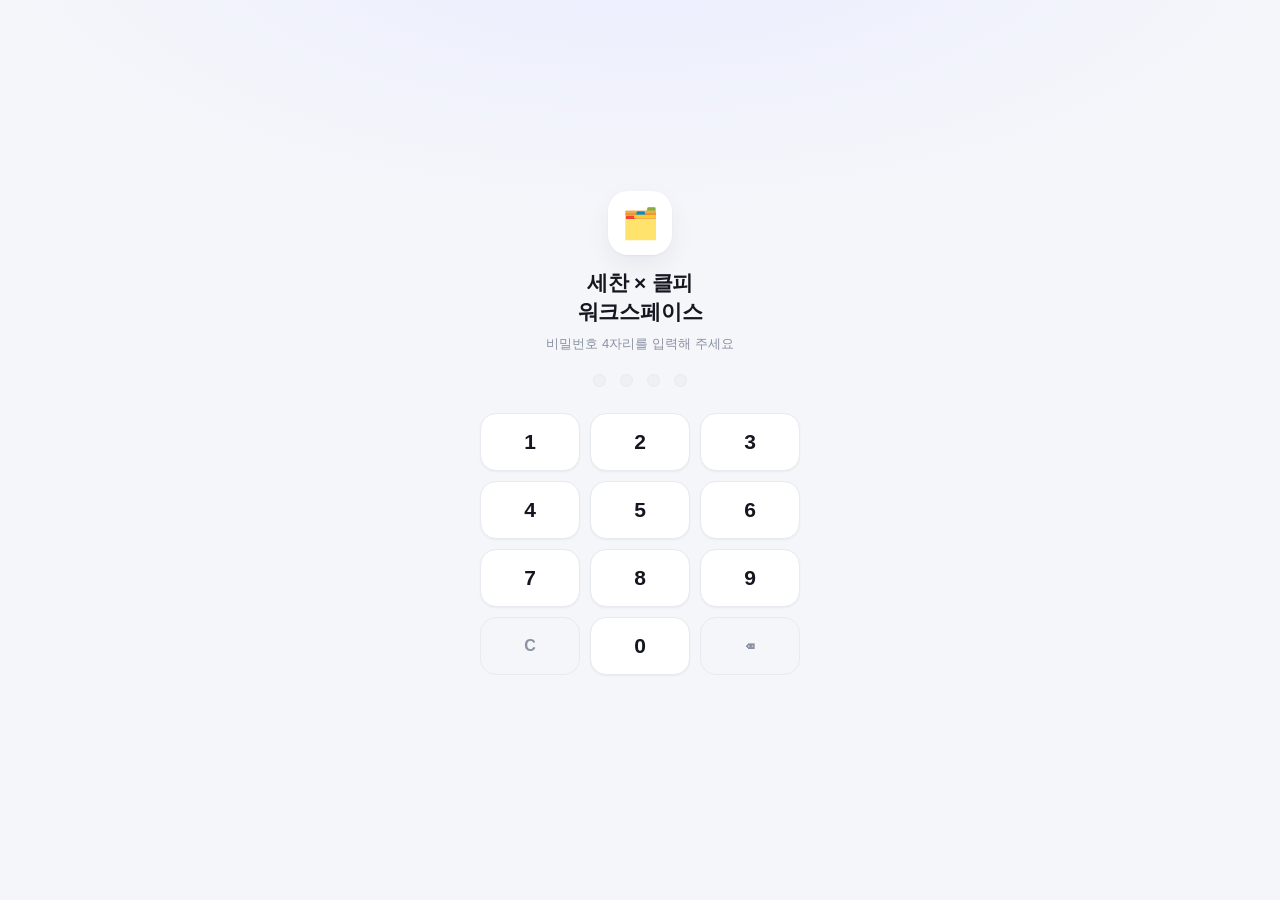
<file: index.html>
<!doctype html>
<html lang="ko">
<head>
<meta charset="utf-8">
<meta name="viewport" content="width=device-width, initial-scale=1, viewport-fit=cover">
<title>세찬 × 클피 워크스페이스</title>
<meta name="description" content="세찬님 전용 프로젝트 관리 보드 — 주식·쇼츠·부업·청약">
<meta name="theme-color" content="#f5f6fa">
<meta name="apple-mobile-web-app-capable" content="yes">
<meta name="apple-mobile-web-app-status-bar-style" content="default">
<meta name="apple-mobile-web-app-title" content="세찬 보드">
<link rel="icon" href="data:image/svg+xml,%3Csvg xmlns='http://www.w3.org/2000/svg' viewBox='0 0 100 100'%3E%3Ctext y='.9em' font-size='90'%3E%F0%9F%97%82%EF%B8%8F%3C/text%3E%3C/svg%3E">
<link rel="stylesheet" href="style.css?v=23">
</head>
<body>

<!-- 잠금 화면 -->
<div id="lock-screen" class="lock" hidden>
  <div class="lock-inner">
    <div class="lock-mark">🗂️</div>
    <h1 class="lock-title">세찬 × 클피<br>워크스페이스</h1>
    <p class="lock-sub">비밀번호 4자리를 입력해 주세요</p>
    <div class="dots" id="pin-dots" aria-label="PIN 입력">
      <span></span><span></span><span></span><span></span>
    </div>
    <div class="keypad" id="keypad">
      <button type="button" data-key="1">1</button>
      <button type="button" data-key="2">2</button>
      <button type="button" data-key="3">3</button>
      <button type="button" data-key="4">4</button>
      <button type="button" data-key="5">5</button>
      <button type="button" data-key="6">6</button>
      <button type="button" data-key="7">7</button>
      <button type="button" data-key="8">8</button>
      <button type="button" data-key="9">9</button>
      <button type="button" class="key-ghost" data-key="clear" aria-label="전체 지우기">C</button>
      <button type="button" data-key="0">0</button>
      <button type="button" class="key-ghost" data-key="back" aria-label="한 자리 지우기">⌫</button>
    </div>
    <p class="lock-error" id="lock-error" role="status" aria-live="polite"></p>
  </div>
</div>

<!-- 앱 -->
<div id="app" hidden>
  <header class="topbar">
    <div class="topbar-inner">
      <div class="brand">
        <span class="brand-mark">🗂️</span>
        <div class="brand-text">
          <strong>세찬 × 클피<span class="hide-sm"> 워크스페이스</span></strong>
          <span id="today-label"></span>
        </div>
      </div>
      <div class="topbar-actions">
        <span class="sync-badge" id="sync-badge" data-state="idle" aria-live="polite" hidden></span>
        <button type="button" class="btn btn-icon" id="btn-lock" title="잠그기" aria-label="잠그기">🔒</button>
        <button type="button" class="btn btn-icon" id="btn-pin" title="PIN 변경" aria-label="PIN 변경">⚙️</button>
        <button type="button" class="btn btn-primary btn-sm" id="btn-new-cat">+<span class="hide-sm"> 새 카테고리</span></button>
      </div>
    </div>
  </header>

  <main class="wrap" id="home-view">
    <section class="panel deadlines-panel" id="deadlines"></section>

    <div class="filters" id="filters" role="tablist" aria-label="프로젝트 필터"></div>

    <div class="cards" id="cards"></div>

    <p class="foot-note">
      체크·메모는 서버(Supabase)에 저장되어 폰·PC가 함께 동기화됩니다 · 오프라인일 때는 이 브라우저에 임시 저장 · PIN은 화면 잠금용입니다
    </p>
  </main>

  <main class="wrap" id="detail-view" hidden></main>

  <form class="composer" id="composer" hidden>
    <div class="composer-inner">
      <select id="composer-type" aria-label="추가할 항목 종류">
        <option value="memo">💬 메모</option>
        <option value="todo">📝 할 일</option>
        <option value="progress">🚩 진행상황</option>
        <option value="check">✅ 체크리스트</option>
      </select>
      <input type="text" id="composer-input" placeholder="내용을 입력하고 추가를 눌러 주세요" autocomplete="off" enterkeyhint="done">
      <button type="submit" class="btn btn-primary">추가</button>
    </div>
  </form>
</div>

<!-- PIN 변경 모달 -->
<div class="modal" id="pin-modal" hidden>
  <div class="modal-card" role="dialog" aria-modal="true" aria-labelledby="pin-modal-title">
    <div class="modal-head">
      <h2 id="pin-modal-title">⚙️ PIN 변경</h2>
      <button type="button" class="btn btn-icon" data-close="pin-modal" aria-label="닫기">✕</button>
    </div>
    <div class="modal-body">
      <label class="field">
        <span>현재 PIN</span>
        <input type="password" id="pin-current" inputmode="numeric" maxlength="4" pattern="[0-9]*" placeholder="••••">
      </label>
      <label class="field">
        <span>새 PIN (4자리)</span>
        <input type="password" id="pin-new" inputmode="numeric" maxlength="4" pattern="[0-9]*" placeholder="••••">
      </label>
      <label class="field">
        <span>새 PIN 확인</span>
        <input type="password" id="pin-confirm" inputmode="numeric" maxlength="4" pattern="[0-9]*" placeholder="••••">
      </label>
      <p class="field-error" id="pin-error" role="status" aria-live="polite"></p>
    </div>
    <div class="modal-foot">
      <button type="button" class="btn" data-close="pin-modal">취소</button>
      <button type="button" class="btn btn-primary" id="pin-save">저장</button>
    </div>
  </div>
</div>

<!-- 새 카테고리 모달 -->
<div class="modal" id="cat-modal" hidden>
  <div class="modal-card" role="dialog" aria-modal="true" aria-labelledby="cat-modal-title">
    <div class="modal-head">
      <h2 id="cat-modal-title">+ 새 카테고리</h2>
      <button type="button" class="btn btn-icon" data-close="cat-modal" aria-label="닫기">✕</button>
    </div>
    <div class="modal-body">
      <div class="field-row">
        <label class="field field-emoji">
          <span>이모지</span>
          <input type="text" id="cat-emoji" maxlength="4" value="📁">
        </label>
        <label class="field">
          <span>이름</span>
          <input type="text" id="cat-name" maxlength="40" placeholder="예: 🚗 자동차 관리">
        </label>
      </div>
      <label class="field">
        <span>한 줄 설명</span>
        <input type="text" id="cat-desc" maxlength="80" placeholder="이 카테고리에서 관리할 것">
      </label>
      <div class="field-row">
        <label class="field">
          <span>상태</span>
          <select id="cat-status">
            <option value="active">진행중</option>
            <option value="waiting">대기·보관</option>
            <option value="done">완료</option>
          </select>
        </label>
        <label class="field field-check">
          <span>긴급 표시</span>
          <input type="checkbox" id="cat-urgent">
        </label>
      </div>
      <p class="field-error" id="cat-error" role="status" aria-live="polite"></p>
    </div>
    <div class="modal-foot">
      <button type="button" class="btn" data-close="cat-modal">취소</button>
      <button type="button" class="btn btn-primary" id="cat-save">만들기</button>
    </div>
  </div>
</div>

<div class="toast" id="toast" role="status" aria-live="polite" hidden></div>

<script src="config.js?v=23"></script>
<script src="data.js?v=23"></script>
<script src="app.js?v=23"></script>
</body>
</html>
</file>
<file: style.css>
/* 세찬 × 클피 워크스페이스 — 모바일 퍼스트 */
:root {
  --bg: #f5f6fa;
  --bg-soft: #eef0f6;
  --surface: #ffffff;
  --surface-2: #fafbfd;
  --text: #14171f;
  --text-2: #59606f;
  --text-3: #8b92a3;
  --line: #e7eaf1;
  --accent: #4f46e5;
  --accent-soft: #eef0ff;
  --accent-ink: #3a31c9;
  --red: #e0454c;
  --red-soft: #fdecec;
  --green: #11955a;
  --green-soft: #e6f6ee;
  --amber: #a9701a;
  --amber-soft: #fdf2df;
  --shadow-sm: 0 1px 2px rgba(17, 24, 39, .05);
  --shadow: 0 1px 2px rgba(17, 24, 39, .04), 0 10px 26px rgba(17, 24, 39, .06);
  --radius: 18px;
  --radius-sm: 12px;
  --tap: 44px;
  /* 메모 말풍선: 세찬님(보라·오른쪽) / 클피(시안·왼쪽) */
  --memo-me-bg: rgba(167, 139, 250, .18);
  --memo-me-line: rgba(139, 92, 246, .42);
  --memo-me-ink: #6a4fd6;
  --memo-them-bg: rgba(34, 211, 238, .10);
  --memo-them-line: rgba(6, 148, 167, .36);
  --memo-them-ink: #0b7f96;
  --memo-av-bg: #22d3ee;
  --memo-av-ink: #06333c;
  --memo-sep-bg: rgba(15, 23, 42, .05);
}

@media (prefers-color-scheme: dark) {
  :root {
    --bg: #0f1116;
    --bg-soft: #171a22;
    --surface: #181b23;
    --surface-2: #1e222c;
    --text: #eef0f6;
    --text-2: #a6adbd;
    --text-3: #7b8294;
    --line: #272c38;
    --accent: #8b83ff;
    --accent-soft: #23233d;
    --accent-ink: #b3adff;
    --red: #ff6b72;
    --red-soft: #331e21;
    --green: #4bd39a;
    --green-soft: #16302a;
    --amber: #f0b95b;
    --amber-soft: #302819;
    --shadow-sm: 0 1px 2px rgba(0, 0, 0, .4);
    --shadow: 0 1px 2px rgba(0, 0, 0, .35), 0 12px 28px rgba(0, 0, 0, .3);
    --memo-me-bg: rgba(167, 139, 250, .17);
    --memo-me-line: rgba(167, 139, 250, .5);
    --memo-me-ink: #c4b5fd;
    --memo-them-bg: rgba(34, 211, 238, .09);
    --memo-them-line: rgba(34, 211, 238, .32);
    --memo-them-ink: #67e8f9;
    --memo-av-bg: #22d3ee;
    --memo-av-ink: #08343d;
    --memo-sep-bg: rgba(255, 255, 255, .06);
  }
}

* { box-sizing: border-box; }

[hidden] { display: none !important; }

html, body {
  margin: 0;
  padding: 0;
  background: var(--bg);
  color: var(--text);
  font-family: "Pretendard Variable", Pretendard, -apple-system, BlinkMacSystemFont,
    "Apple SD Gothic Neo", "Malgun Gothic", "Segoe UI", Roboto, "Helvetica Neue", sans-serif;
  font-size: 15px;
  line-height: 1.5;
  -webkit-font-smoothing: antialiased;
  -webkit-text-size-adjust: 100%;
}

body { min-height: 100vh; }

button, input, select { font: inherit; color: inherit; }
button { cursor: pointer; -webkit-tap-highlight-color: transparent; }
a { color: var(--accent-ink); text-decoration: none; }
a:hover { text-decoration: underline; }
h1, h2, h3, h4 { margin: 0; letter-spacing: -.01em; }

/* ---------- 잠금 화면 ---------- */
.lock {
  position: fixed;
  inset: 0;
  z-index: 50;
  display: grid;
  place-items: center;
  padding: 28px 20px calc(28px + env(safe-area-inset-bottom));
  background:
    radial-gradient(1100px 500px at 50% -10%, #e9ecff 0%, transparent 60%),
    var(--bg);
}
@media (prefers-color-scheme: dark) {
  .lock { background: radial-gradient(1100px 500px at 50% -10%, #23223f 0%, transparent 60%), var(--bg); }
}
.lock-inner { width: 100%; max-width: 320px; text-align: center; }
.lock-mark {
  width: 64px; height: 64px; margin: 0 auto 14px;
  display: grid; place-items: center;
  font-size: 30px; border-radius: 20px;
  background: var(--surface); box-shadow: var(--shadow);
}
.lock-title { font-size: 21px; line-height: 1.35; font-weight: 800; }
.lock-sub { margin: 8px 0 20px; color: var(--text-3); font-size: 13px; }
.dots { display: flex; justify-content: center; gap: 14px; margin-bottom: 26px; }
.dots span {
  width: 13px; height: 13px; border-radius: 50%;
  background: var(--bg-soft);
  border: 1.5px solid var(--line);
  transition: transform .12s ease, background .12s ease;
}
.dots span.on { background: var(--accent); border-color: var(--accent); transform: scale(1.12); }
.keypad {
  display: grid;
  grid-template-columns: repeat(3, 1fr);
  gap: 10px;
}
.keypad button {
  height: 58px;
  border-radius: 16px;
  border: 1px solid var(--line);
  background: var(--surface);
  box-shadow: var(--shadow-sm);
  font-size: 21px;
  font-weight: 600;
  transition: transform .08s ease, background .15s ease;
}
.keypad button:active { transform: scale(.96); background: var(--accent-soft); }
.keypad .key-ghost { font-size: 16px; color: var(--text-3); background: transparent; box-shadow: none; }
.lock-error { min-height: 20px; margin: 14px 0 0; font-size: 13px; color: var(--red); }
.lock.shake .dots { animation: shake .35s; }
@keyframes shake {
  0%, 100% { transform: translateX(0); }
  20% { transform: translateX(-8px); }
  40% { transform: translateX(7px); }
  60% { transform: translateX(-5px); }
  80% { transform: translateX(3px); }
}

/* ---------- 상단 바 ---------- */
.topbar {
  position: sticky; top: 0; z-index: 20;
  background: var(--bg);
  background: color-mix(in srgb, var(--bg) 82%, transparent);
  backdrop-filter: saturate(180%) blur(14px);
  -webkit-backdrop-filter: saturate(180%) blur(14px);
  border-bottom: 1px solid var(--line);
}
.topbar-inner {
  max-width: 1040px; margin: 0 auto;
  padding: 10px 16px;
  display: flex; align-items: center; justify-content: space-between; gap: 10px;
}
.brand { display: flex; align-items: center; gap: 10px; min-width: 0; }
.brand-mark {
  width: 36px; height: 36px; flex: 0 0 36px;
  display: grid; place-items: center; font-size: 19px;
  border-radius: 11px; background: var(--surface); box-shadow: var(--shadow-sm);
}
.brand-text { min-width: 0; display: flex; flex-direction: column; }
.brand-text strong { font-size: 14.5px; font-weight: 750; white-space: nowrap; overflow: hidden; text-overflow: ellipsis; }
.brand-text span { font-size: 11.5px; color: var(--text-3); }
.topbar-actions { display: flex; align-items: center; gap: 6px; flex: 0 0 auto; }
.sync-badge {
  display: inline-flex; align-items: center; gap: 4px;
  min-height: 24px; padding: 0 8px;
  border-radius: 999px; border: 1px solid var(--line);
  background: var(--surface); color: var(--text-3);
  font-size: 11px; font-weight: 600; white-space: nowrap;
}
.sync-badge::before {
  content: ""; width: 5px; height: 5px; border-radius: 50%; background: currentColor; opacity: .55;
}
.sync-badge[data-state="saving"],
.sync-badge[data-state="loading"] { color: var(--accent-ink); border-color: color-mix(in srgb, var(--accent) 35%, var(--line)); }
.sync-badge[data-state="ready"] { color: #1f9d55; border-color: color-mix(in srgb, #1f9d55 30%, var(--line)); }
.sync-badge[data-state="offline"] { color: #d9822b; border-color: color-mix(in srgb, #d9822b 35%, var(--line)); }

/* ---------- 버튼 ---------- */
.btn {
  display: inline-flex; align-items: center; justify-content: center; gap: 6px;
  min-height: 38px; padding: 0 14px;
  border-radius: 11px; border: 1px solid var(--line);
  background: var(--surface); color: var(--text);
  font-size: 13.5px; font-weight: 600;
  box-shadow: var(--shadow-sm);
  transition: transform .08s ease, background .15s ease, border-color .15s ease;
}
.btn:active { transform: scale(.97); }
.btn-primary { background: var(--accent); border-color: var(--accent); color: #fff; }
.btn-primary:hover { background: var(--accent-ink); }
.btn-icon { width: 38px; min-height: 38px; padding: 0; font-size: 15px; }
.btn-sm { min-height: 34px; padding: 0 11px; font-size: 12.5px; }
.btn-ghost { background: transparent; box-shadow: none; }

/* ---------- 레이아웃 ---------- */
.wrap {
  max-width: 1040px;
  margin: 0 auto;
  padding: 16px 16px 32px;
}
#app.in-detail .wrap { padding-bottom: calc(104px + env(safe-area-inset-bottom, 0px)); }

.panel {
  background: var(--surface);
  border: 1px solid var(--line);
  border-radius: var(--radius);
  box-shadow: var(--shadow);
  padding: 16px;
}

/* ---------- 다가오는 마감 ---------- */
.deadlines-panel { margin-bottom: 14px; }
.deadlines-head {
  display: flex; align-items: baseline; justify-content: space-between; gap: 8px;
  margin-bottom: 10px;
}
.deadlines-head h2 { font-size: 14.5px; font-weight: 750; }
.deadlines-head span { font-size: 11.5px; color: var(--text-3); }
.deadline-list { list-style: none; margin: 0; padding: 0; display: grid; gap: 6px; grid-template-columns: minmax(0, 1fr); }
.deadline {
  display: flex; align-items: center; gap: 10px;
  width: 100%; min-width: 0; text-align: left;
  padding: 9px 10px; border-radius: var(--radius-sm);
  border: 1px solid transparent; background: var(--surface-2);
  transition: background .15s ease, border-color .15s ease;
}
.deadline:hover { border-color: var(--line); }
.dl-date {
  flex: 0 0 auto; min-width: 46px;
  font-size: 12px; font-weight: 700; color: var(--text-2);
  font-variant-numeric: tabular-nums;
}
.dl-label {
  flex: 1 1 auto; min-width: 0;
  font-size: 13px; color: var(--text);
  overflow: hidden; text-overflow: ellipsis; white-space: nowrap;
}
.dl-badge {
  flex: 0 0 auto;
  min-width: 50px; text-align: center;
  padding: 3px 8px; border-radius: 999px;
  font-size: 11px; font-weight: 800; letter-spacing: .02em;
  background: var(--bg-soft); color: var(--text-2);
  font-variant-numeric: tabular-nums;
}
.dl-badge.soon { background: var(--red-soft); color: var(--red); }
.dl-badge.today { background: var(--accent); color: #fff; }
.dl-badge.past { opacity: .55; }

/* ---------- 필터 ---------- */
.filters {
  display: flex; gap: 7px; overflow-x: auto;
  padding: 2px 0 12px;
  scrollbar-width: none;
}
.filters::-webkit-scrollbar { display: none; }
.chip {
  flex: 0 0 auto;
  min-height: 34px; padding: 0 14px;
  border-radius: 999px; border: 1px solid var(--line);
  background: var(--surface); color: var(--text-2);
  font-size: 13px; font-weight: 600;
  box-shadow: var(--shadow-sm);
}
.chip .chip-count { font-size: 11.5px; opacity: .65; margin-left: 4px; }
.chip.on { background: var(--text); border-color: var(--text); color: var(--bg); }
@media (prefers-color-scheme: dark) {
  .chip.on { background: var(--accent); border-color: var(--accent); color: #12131a; }
}

/* ---------- 카드 그리드 ---------- */
.cards { display: grid; gap: 12px; grid-template-columns: minmax(0, 1fr); }
@media (min-width: 700px) { .cards { grid-template-columns: repeat(2, minmax(0, 1fr)); } }
@media (min-width: 1000px) { .cards { grid-template-columns: repeat(3, minmax(0, 1fr)); } }

.card {
  display: block; width: 100%; min-width: 0; text-align: left;
  background: var(--surface);
  border: 1px solid var(--line);
  border-radius: var(--radius);
  box-shadow: var(--shadow-sm);
  padding: 16px;
  transition: transform .12s ease, box-shadow .18s ease, border-color .15s ease;
}
.card:hover { transform: translateY(-2px); box-shadow: var(--shadow); border-color: color-mix(in srgb, var(--accent) 30%, var(--line)); }
.card:active { transform: scale(.995); }
.card-top { display: flex; align-items: flex-start; gap: 11px; }
.card-emoji {
  flex: 0 0 40px; width: 40px; height: 40px;
  display: grid; place-items: center; font-size: 20px;
  border-radius: 12px; background: var(--bg-soft);
}
.card-heading { min-width: 0; flex: 1 1 auto; }
.card-heading h3 { font-size: 15.5px; font-weight: 750; line-height: 1.35; }
.card-tags { display: flex; flex-wrap: wrap; gap: 5px; margin-top: 5px; }
.tag {
  font-size: 10.5px; font-weight: 700;
  padding: 2px 7px; border-radius: 999px;
  background: var(--bg-soft); color: var(--text-2);
}
.tag.urgent { background: var(--red-soft); color: var(--red); }
.tag.active { background: var(--accent-soft); color: var(--accent-ink); }
.tag.waiting { background: var(--amber-soft); color: var(--amber); }
.tag.done { background: var(--green-soft); color: var(--green); }
.card-summary {
  margin: 11px 0 13px;
  font-size: 12.5px; line-height: 1.55; color: var(--text-2);
  display: -webkit-box; -webkit-line-clamp: 2; -webkit-box-orient: vertical; overflow: hidden;
}
.card-progress { display: grid; gap: 6px; }
.card-progress-top {
  display: flex; justify-content: space-between; align-items: center;
  font-size: 11.5px; color: var(--text-3);
}
.card-progress-top strong { color: var(--text-2); font-weight: 700; }
.bar { height: 6px; border-radius: 999px; background: var(--bg-soft); overflow: hidden; }
.bar > i {
  display: block; height: 100%; width: 0;
  border-radius: 999px;
  background: var(--accent);
  background: linear-gradient(90deg, var(--accent), color-mix(in srgb, var(--accent) 55%, #66d9ff));
  transition: width .35s ease;
}
.card-foot {
  display: flex; justify-content: space-between; align-items: center; gap: 8px;
  margin-top: 11px; padding-top: 10px; border-top: 1px dashed var(--line);
  font-size: 11.5px; color: var(--text-3);
}
.card-due { font-weight: 700; color: var(--text-2); }

.empty {
  grid-column: 1 / -1;
  padding: 34px 18px; text-align: center;
  color: var(--text-3); font-size: 13px;
  background: var(--surface); border: 1px dashed var(--line); border-radius: var(--radius);
}

/* ---------- 상세 ---------- */
.detail-head {
  display: flex; align-items: flex-start; gap: 12px;
  margin-bottom: 14px;
}
.back-btn {
  flex: 0 0 auto;
  width: 40px; height: 40px; border-radius: 12px;
  border: 1px solid var(--line); background: var(--surface);
  box-shadow: var(--shadow-sm); font-size: 16px;
}
.detail-title { flex: 1 1 auto; min-width: 0; }
.detail-title h1 { font-size: 19px; font-weight: 800; line-height: 1.35; }
.detail-title p { margin: 4px 0 0; font-size: 12.5px; color: var(--text-2); }
.detail-status { flex: 0 0 auto; }
.status-select {
  min-height: 36px; padding: 0 10px;
  border-radius: 10px; border: 1px solid var(--line);
  background: var(--surface); font-size: 12.5px; font-weight: 700;
}

.detail-wrap { display: grid; gap: 12px; }
.detail-wrap > * { min-width: 0; }
.detail-col { min-width: 0; }
/* 그리드 아이템의 자동 최소 너비를 풀어야 안쪽의 긴 탭·표가 카드를 밀어내지 않는다 */
.detail-col > * { min-width: 0; }
@media (min-width: 900px) {
  .detail-wrap { grid-template-columns: 1.15fr .85fr; align-items: start; }
  .detail-col { display: grid; gap: 12px; align-content: start; }
}

.section { background: var(--surface); border: 1px solid var(--line); border-radius: var(--radius); box-shadow: var(--shadow-sm); padding: 16px; }
.section-head { display: flex; align-items: center; justify-content: space-between; gap: 10px; margin-bottom: 12px; }
.section-head h2 { font-size: 14px; font-weight: 750; display: flex; align-items: center; gap: 7px; }
.section-head .muted { font-size: 11.5px; color: var(--text-3); font-variant-numeric: tabular-nums; }
.section-sub { margin: 10px 0 0; font-size: 12.5px; color: var(--text-2); line-height: 1.6; }
.section-note {
  margin: 12px 0 0; padding: 10px 12px;
  border-radius: var(--radius-sm); background: var(--surface-2);
  font-size: 12.5px; color: var(--text-2); line-height: 1.6;
}
.section-note + .section-note { margin-top: 7px; }
.muted-empty { font-size: 12.5px; color: var(--text-3); padding: 6px 0; }

/* 보고 표 */
.table-scroll { overflow-x: auto; -webkit-overflow-scrolling: touch; }
.report-table { width: 100%; border-collapse: collapse; font-size: 12.5px; }
.report-table th {
  text-align: left; font-size: 11px; font-weight: 700; color: var(--text-3);
  padding: 0 10px 8px 0; white-space: nowrap;
  border-bottom: 1px solid var(--line);
}
.report-table td {
  padding: 10px 10px 10px 0; vertical-align: top;
  border-bottom: 1px solid var(--line); color: var(--text-2); line-height: 1.55;
}
.report-table td:first-child { color: var(--text); font-weight: 650; }
.report-table td:last-child { padding-right: 0; }
.report-table tr:last-child td { border-bottom: none; }

/* 좌우로 넓은 표는 카드 안에서만 스크롤되게 */
.table-scroll { max-width: 100%; }
@media (min-width: 640px) {
  .report-table th:first-child, .report-table td:first-child { white-space: nowrap; }
}

@media (max-width: 639px) {
  .report-table thead { display: none; }
  .report-table, .report-table tbody, .report-table tr, .report-table td { display: block; width: 100%; }
  .report-table tr { padding: 11px 0; border-bottom: 1px solid var(--line); }
  .report-table tr:last-child { border-bottom: none; }
  .report-table td { padding: 0; border: none; }
  .report-table td:first-child { font-size: 13px; }
  .report-table td + td { margin-top: 3px; }
}

.link-row { display: flex; flex-wrap: wrap; gap: 6px; margin-top: 12px; }
.link-chip {
  display: inline-flex; align-items: center; gap: 5px;
  max-width: 100%; padding: 6px 10px;
  border-radius: 999px; border: 1px solid var(--line);
  background: var(--surface-2); font-size: 12px; font-weight: 600;
  color: var(--accent-ink);
}
.link-chip span { overflow: hidden; text-overflow: ellipsis; white-space: nowrap; }

/* 진행상황 타임라인 */
.timeline { list-style: none; margin: 0; padding: 0 0 0 16px; border-left: 2px solid var(--line); display: grid; gap: 14px; }
.timeline li { position: relative; }
.timeline li::before {
  content: ""; position: absolute; left: -22px; top: 5px;
  width: 8px; height: 8px; border-radius: 50%;
  background: var(--accent); box-shadow: 0 0 0 3px var(--surface);
}
.timeline .tl-date { font-size: 11px; font-weight: 750; color: var(--text-3); font-variant-numeric: tabular-nums; }
.timeline .tl-text { margin-top: 2px; font-size: 12.5px; line-height: 1.6; color: var(--text-2); }

/* 체크리스트 · 할 일 */
.check-list { list-style: none; margin: 0; padding: 0; display: grid; gap: 2px; }
.check-item { display: flex; align-items: flex-start; gap: 10px; padding: 8px 2px; border-bottom: 1px solid var(--line); }
.check-item:last-child { border-bottom: none; }
.check-item input[type="checkbox"] {
  flex: 0 0 auto; width: 19px; height: 19px; margin: 1px 0 0;
  accent-color: var(--accent); cursor: pointer;
}
.check-item label { font-size: 13px; line-height: 1.55; color: var(--text); cursor: pointer; -webkit-user-select: none; user-select: none; }
.check-item.done label { color: var(--text-3); text-decoration: line-through; }
.check-item .at { display: block; font-size: 10.5px; color: var(--text-3); margin-top: 1px; }

.todo-head { display: flex; align-items: center; gap: 10px; margin-bottom: 8px; }
.todo-head .bar { flex: 1 1 auto; }
.todo-head .pct { flex: 0 0 auto; font-size: 12px; font-weight: 800; color: var(--accent-ink); font-variant-numeric: tabular-nums; }

/* 메모 — 대화형 말풍선 (재은 님 보드와 같은 채팅형) */
.notes { list-style: none; margin: 0; padding: 0; display: flex; flex-direction: column; gap: 12px; }
.note {
  display: flex; align-items: flex-end; gap: 8px; max-width: 92%;
  scroll-margin-bottom: calc(var(--kb, 0px) + 104px + env(safe-area-inset-bottom, 0px));
}
.note.me { align-self: flex-end; flex-direction: row-reverse; }
.note-col { display: flex; flex-direction: column; min-width: 0; }
.note.me .note-col { align-items: flex-end; }
.note .bubble {
  padding: 9px 13px; border-radius: 16px;
  border: 1px solid var(--memo-them-line); background: var(--memo-them-bg);
  font-size: 13px; line-height: 1.6; color: var(--text);
  white-space: pre-wrap; word-break: break-word; overflow-wrap: anywhere;
}
.note.them .bubble { border-bottom-left-radius: 5px; }
.note.me .bubble { border-bottom-right-radius: 5px; border-color: var(--memo-me-line); background: var(--memo-me-bg); }
.memo-link {
  color: var(--memo-them-ink); font-weight: 650;
  text-decoration: underline; text-underline-offset: 2px; word-break: break-all;
}
.note-meta {
  display: flex; align-items: center; gap: 6px;
  margin: 0 0 4px; padding: 0 4px;
  font-size: 11px; color: var(--text-3);
}
.note-meta .who { font-weight: 700; color: var(--memo-them-ink); }
.note.me .note-meta .who { color: var(--memo-me-ink); }
.note-meta time { font-variant-numeric: tabular-nums; }
.note-del {
  border: 0; background: none; padding: 0 2px;
  font-size: 11px; font-weight: 600; color: var(--text-3);
}
@media (hover: hover) {
  .note-del { opacity: 0; transition: opacity .15s ease; }
  .note:hover .note-del, .note-del:focus-visible, .note-del.armed { opacity: 1; }
  .note-del:hover { color: var(--red); }
}
.note-del.armed { color: var(--red); font-weight: 700; }
.memo-av {
  flex: none; display: grid; place-items: center;
  width: 26px; height: 26px; border-radius: 50%;
  background: var(--memo-av-bg); color: var(--memo-av-ink);
  font-size: 12px; font-weight: 800; line-height: 1;
}
.note-sep {
  align-self: center; margin: 2px 0 0; padding: 2px 10px;
  border-radius: 999px; background: var(--memo-sep-bg);
  color: var(--text-3); font-size: 11px; font-weight: 650;
}
.notes-more { align-self: center; list-style: none; }
.more-notes {
  min-height: 40px; padding: 0 14px; border-radius: 10px;
  border: 1px solid var(--line); background: var(--surface-2);
  font-size: 12.5px; font-weight: 600; color: var(--text-2);
}
.more-notes:hover { background: var(--bg-soft); }

/* ---------- 오답노트 (틀린 문장 · 단어장) ---------- */
.note-tabs { display: flex; gap: 6px; flex-wrap: wrap; margin-bottom: 10px; }
.note-tab {
  flex: 1 1 0; min-width: 0; display: flex; align-items: center; justify-content: center; gap: 6px;
  padding: 8px 10px; border-radius: 12px;
  border: 1px solid var(--line); background: var(--surface-2); color: var(--text-2);
  font-size: 12.5px; font-weight: 700;
}
.note-tab .nt-label { overflow: hidden; text-overflow: ellipsis; white-space: nowrap; }
.note-tab .nt-count {
  flex: 0 0 auto; font-size: 10.5px; font-weight: 700;
  color: var(--text-3); font-variant-numeric: tabular-nums;
}
.note-tab.on { background: var(--accent-soft); border-color: var(--accent); color: var(--accent-ink); }
.note-tab.on .nt-count { color: var(--accent-ink); opacity: .8; }

.note-list { list-style: none; margin: 0; padding: 0; display: grid; gap: 8px; }
.note-item {
  display: flex; align-items: flex-start; gap: 9px;
  background: var(--surface-2); border: 1px solid var(--line);
  border-radius: var(--radius-sm); padding: 10px 12px;
}
.note-item input[type="checkbox"] {
  flex: 0 0 auto; width: 18px; height: 18px; margin: 1px 0 0;
  accent-color: var(--accent); cursor: pointer;
}
.note-body { flex: 1 1 auto; min-width: 0; display: grid; gap: 3px; }
.note-body p { margin: 0; overflow-wrap: anywhere; word-break: break-word; }
.note-line { display: flex; align-items: baseline; gap: 5px; font-size: 12.5px; line-height: 1.55; }
.note-mark { flex: 0 0 auto; font-size: 11px; font-weight: 800; }
.note-mark.bad { color: var(--red); }
.note-mark.good { color: var(--green); }
.note-wrong { color: var(--text-2); }
.note-correct { color: var(--text); font-weight: 650; }
.note-tip { margin-top: 2px !important; font-size: 11.5px; line-height: 1.5; color: var(--text-3); }
.note-word { font-size: 13.5px; font-weight: 750; color: var(--text); }
.note-meaning { font-size: 12.5px; color: var(--text-2); }
.note-example { font-size: 12px; color: var(--text-3); line-height: 1.55; }
.note-example::before { content: "\201C"; }
.note-example::after { content: "\201D"; }
.note-date {
  flex: 0 0 auto; padding-top: 1px;
  font-size: 10.5px; color: var(--text-3); font-variant-numeric: tabular-nums;
}
.note-item.done .note-body { opacity: .55; }
.note-item.done .note-correct, .note-item.done .note-word { text-decoration: line-through; }
.note-hint { margin: 10px 0 0; font-size: 10.5px; line-height: 1.5; color: var(--text-3); }

/* ---------- 주가 · 수익률 그래프 ---------- */
.stock-tabs {
  display: flex; gap: 6px; overflow-x: auto;
  padding: 2px 0 10px;
  scrollbar-width: none; -webkit-overflow-scrolling: touch;
}
.stock-tabs::-webkit-scrollbar { display: none; }
.stock-tab {
  flex: 0 0 auto; display: grid; gap: 1px; text-align: left;
  padding: 7px 11px; border-radius: 12px;
  border: 1px solid var(--line); background: var(--surface-2); color: var(--text-2);
}
.stock-tab .st-name { font-size: 12.5px; font-weight: 700; white-space: nowrap; }
.stock-tab .st-avg { font-size: 10.5px; color: var(--text-3); white-space: nowrap; font-variant-numeric: tabular-nums; }
.stock-tab.on { background: var(--accent-soft); border-color: var(--accent); color: var(--accent-ink); }
.stock-tab.on .st-avg { color: var(--accent-ink); opacity: .75; }

.chart-head { display: flex; align-items: flex-start; justify-content: space-between; gap: 10px; }
.ss-main { display: grid; gap: 1px; min-width: 0; }
.ss-main .ss-label { font-size: 11px; font-weight: 650; color: var(--text-3); }
.ss-main strong { font-size: 21px; font-weight: 800; letter-spacing: -.02em; font-variant-numeric: tabular-nums; }
.ss-main .ss-date { font-size: 10.5px; color: var(--text-3); }
.ss-main strong.up, .ss-grid strong.up { color: var(--green); }
.ss-main strong.down, .ss-grid strong.down { color: var(--red); }
.ss-grid { display: flex; flex-wrap: wrap; gap: 6px 14px; margin: 9px 0 12px; }
.ss-grid > div { display: grid; gap: 1px; }
.ss-grid span { font-size: 10.5px; color: var(--text-3); }
.ss-grid strong { font-size: 12.5px; font-weight: 700; font-variant-numeric: tabular-nums; }

.chart-toggle { flex: 0 0 auto; display: inline-flex; gap: 2px; padding: 2px; border-radius: 999px; background: var(--bg-soft); }
.chart-toggle button {
  border: none; background: transparent; color: var(--text-2);
  padding: 4px 10px; border-radius: 999px;
  font-size: 11.5px; font-weight: 700;
}
.chart-toggle button.on { background: var(--surface); color: var(--text); box-shadow: var(--shadow-sm); }
.chart-toggle button:disabled { opacity: .4; cursor: default; }

.chart-wrap { position: relative; }
.chart-wrap svg { display: block; width: 100%; height: auto; overflow: visible; }
.chart-grid line { stroke: var(--line); stroke-width: 1; }
.chart-axis text { fill: var(--text-3); font-size: 9.5px; font-variant-numeric: tabular-nums; }
.chart-area { fill: var(--accent); opacity: .09; }
.chart-line { fill: none; stroke: var(--accent); stroke-width: 2.2; stroke-linejoin: round; stroke-linecap: round; }
.chart-avg { stroke: var(--text-3); stroke-width: 1.3; stroke-dasharray: 5 4; opacity: .9; }
.chart-avg-label { fill: var(--text-2); font-size: 9.5px; font-weight: 700; font-variant-numeric: tabular-nums; }
.chart-dot { fill: var(--surface); stroke: var(--accent); stroke-width: 2; }
.chart-dot.last { fill: var(--accent); }
.chart-focus { fill: var(--accent); stroke: var(--surface); stroke-width: 2; }
.chart-guide { stroke: var(--text-3); stroke-width: 1; stroke-dasharray: 3 3; opacity: 0; }
.chart-guide.on { opacity: .55; }
.chart-tip {
  position: absolute; transform: translate(-50%, -100%);
  padding: 5px 9px; border-radius: 9px;
  background: var(--text); color: var(--bg);
  font-size: 11px; line-height: 1.4; white-space: nowrap;
  font-variant-numeric: tabular-nums;
  pointer-events: none; opacity: 0; transition: opacity .12s ease; z-index: 2;
}
.chart-tip.on { opacity: .96; }
.chart-tip b { font-weight: 800; }
.chart-tip .dash-tip-sub { display: block; opacity: .7; font-size: 10px; }
.stock-note { margin: 8px 0 0; font-size: 10.5px; line-height: 1.55; color: var(--text-3); }

/* ---------- 가계부 대시보드 ---------- */
.dash .section-head { margin-bottom: 12px; }
.dash-cards { display: grid; gap: 8px; grid-template-columns: repeat(2, minmax(0, 1fr)); }
@media (min-width: 640px) { .dash-cards { grid-template-columns: repeat(4, minmax(0, 1fr)); } }
.dash-card {
  display: grid; gap: 2px; align-content: start; min-width: 0;
  padding: 10px 11px; border-radius: var(--radius-sm);
  background: var(--surface-2); border: 1px solid var(--line);
}
.dash-card .dc-label { font-size: 10.5px; font-weight: 650; color: var(--text-3); }
.dash-card .dc-value {
  font-size: 15px; font-weight: 800; letter-spacing: -.02em;
  font-variant-numeric: tabular-nums; overflow-wrap: anywhere; line-height: 1.3;
}
.dash-card .dc-delta {
  justify-self: start; margin-top: 3px; padding: 1px 7px; border-radius: 999px;
  font-size: 10px; font-weight: 800;
  background: var(--amber-soft); color: var(--amber);
}
.dash-card .dc-note { margin-top: 3px; font-size: 10px; line-height: 1.45; color: var(--text-3); }
.dash-card.warn { background: var(--amber-soft); border-color: color-mix(in srgb, var(--amber) 28%, var(--line)); }
.dash-card.warn .dc-label { color: var(--amber); }
.dash-card.sub { background: var(--accent-soft); border-color: color-mix(in srgb, var(--accent) 26%, var(--line)); }
.dash-card.sub .dc-label { color: var(--accent-ink); }
.dash-card.sub .dc-note { color: var(--text-2); }

.dash-sub { display: flex; align-items: baseline; justify-content: space-between; gap: 8px; margin: 18px 0 8px; }
.dash-sub h3 { font-size: 12.5px; font-weight: 750; }
.dash-unit { flex: 0 0 auto; font-size: 10px; color: var(--text-3); font-variant-numeric: tabular-nums; }
.dash-note { margin: 8px 0 0; font-size: 10.5px; line-height: 1.55; color: var(--text-3); }
.dash-note.dash-fresh { margin-top: 14px; padding-top: 10px; border-top: 1px dashed var(--line); }

#dash-month { position: relative; }
#dash-month svg { display: block; width: 100%; height: auto; overflow: visible; }
.dash-bar { fill: var(--accent); opacity: .3; transition: opacity .12s ease; }
.dash-bar.last { opacity: .92; }
.dash-bar.on { opacity: 1; }
.dash-bar-val { fill: var(--text-3); font-size: 8.5px; font-weight: 700; font-variant-numeric: tabular-nums; }
.dash-bar-val.last { fill: var(--accent-ink); }
.dash-budget { stroke: var(--red); stroke-width: 1.3; stroke-dasharray: 5 4; opacity: .55; }
.dash-budget-label { fill: var(--red); font-size: 9px; font-weight: 800; paint-order: stroke; stroke: var(--surface); stroke-width: 3px; }
.dash-cats { display: grid; gap: 9px; }
.dash-cat { display: grid; gap: 4px; min-width: 0; }
.dash-cat-top { display: flex; align-items: baseline; gap: 6px; min-width: 0; }
.dash-cat-top .dc-name {
  flex: 1 1 auto; min-width: 0; overflow: hidden; text-overflow: ellipsis; white-space: nowrap;
  font-size: 12px; font-weight: 650; color: var(--text);
}
.dash-cat-top .dc-amt { flex: 0 0 auto; font-size: 11.5px; font-weight: 750; font-variant-numeric: tabular-nums; }
.dash-cat-top .dc-pct {
  flex: 0 0 auto; width: 40px; text-align: right;
  font-size: 10.5px; font-weight: 700; color: var(--text-3); font-variant-numeric: tabular-nums;
}
.dash-cat-bar { height: 7px; border-radius: 999px; background: var(--bg-soft); overflow: hidden; }
.dash-cat-bar i {
  display: block; height: 100%; border-radius: 999px; min-width: 2px;
  background: linear-gradient(90deg, var(--accent), color-mix(in srgb, var(--accent) 52%, var(--surface)));
}

.dash-groups { display: grid; gap: 8px; grid-template-columns: repeat(auto-fit, minmax(190px, 1fr)); }
.dash-group {
  min-width: 0; padding: 10px 11px;
  background: var(--surface-2); border: 1px solid var(--line); border-left-width: 3px;
  border-radius: var(--radius-sm);
}
.dash-group.fixed { border-left-color: var(--red); }
.dash-group.daily { border-left-color: var(--accent); }
.dash-group.once { border-left-color: var(--amber); }
.dg-head { display: flex; align-items: baseline; justify-content: space-between; gap: 6px; }
.dg-head .dg-title { font-size: 11.5px; font-weight: 800; color: var(--text); }
.dg-head strong { flex: 0 0 auto; font-size: 11.5px; font-weight: 800; font-variant-numeric: tabular-nums; }
.dg-hint { margin: 1px 0 6px; font-size: 10px; color: var(--text-3); font-variant-numeric: tabular-nums; }
.dash-group ul { list-style: none; margin: 0; padding: 0; display: grid; gap: 3px; }
.dash-group li {
  display: flex; align-items: baseline; justify-content: space-between; gap: 6px;
  font-size: 11px; line-height: 1.45; color: var(--text-2);
}
.dash-group li span { min-width: 0; overflow-wrap: anywhere; }
.dash-group li b { flex: 0 0 auto; font-weight: 700; color: var(--text); font-variant-numeric: tabular-nums; }
.dash-group li.no-val b { color: var(--text-3); font-weight: 650; }

/* ---------- 날짜별 브리핑 아카이브 ---------- */
.archive { display: grid; gap: 14px; }
.archive-day { border-left: 2px solid var(--line); padding-left: 12px; }
.archive-day-head { display: flex; align-items: baseline; gap: 6px; margin-bottom: 8px; }
.archive-date { font-size: 12.5px; font-weight: 800; }
.archive-wd { font-size: 11px; color: var(--text-3); }
.archive-count { margin-left: auto; font-size: 10.5px; color: var(--text-3); font-variant-numeric: tabular-nums; }
.archive-items { list-style: none; margin: 0; padding: 0; display: grid; gap: 8px; }
.archive-item {
  background: var(--surface-2); border: 1px solid var(--line);
  border-radius: var(--radius-sm); padding: 9px 11px;
}
.archive-item.is-urgent { border-color: var(--red-soft); }
.archive-meta { display: flex; align-items: center; gap: 6px; margin-bottom: 4px; flex-wrap: wrap; }
.archive-time { font-size: 10.5px; font-weight: 700; color: var(--text-3); font-variant-numeric: tabular-nums; }
.archive-tag { font-size: 10px; font-weight: 800; padding: 2px 7px; border-radius: 999px; background: var(--bg-soft); color: var(--text-2); }
.archive-tag.urgent { background: var(--red-soft); color: var(--red); }
.archive-tag.stock { background: var(--accent-soft); color: var(--accent-ink); }
.archive-tag.morning { background: var(--amber-soft); color: var(--amber); }
.archive-text { margin: 0; font-size: 12.5px; line-height: 1.6; color: var(--text-2); white-space: pre-wrap; word-break: break-word; }

/* 하단 입력창 */
.composer {
  position: fixed; left: 0; right: 0; bottom: 0; z-index: 30;
  bottom: var(--kb, 0px);
  background: var(--surface);
  background: color-mix(in srgb, var(--surface) 92%, transparent);
  backdrop-filter: blur(12px); -webkit-backdrop-filter: blur(12px);
  border-top: 1px solid var(--line);
  padding: 10px 12px;
  padding-left: max(12px, env(safe-area-inset-left, 0px));
  padding-right: max(12px, env(safe-area-inset-right, 0px));
  padding-bottom: calc(10px + constant(safe-area-inset-bottom));
  padding-bottom: calc(10px + env(safe-area-inset-bottom, 0px));
}
.composer-inner {
  max-width: 1040px; margin: 0 auto;
  display: flex; gap: 7px; align-items: center;
}
.composer select {
  flex: 0 0 auto; height: 40px; padding: 0 8px;
  border-radius: 10px; border: 1px solid var(--line);
  background: var(--surface); font-size: 12.5px; font-weight: 650;
}
.composer input {
  flex: 1 1 auto; min-width: 0; height: 40px;
  padding: 0 12px; border-radius: 10px;
  border: 1px solid var(--line); background: var(--surface-2);
  font-size: 13.5px;
}
.composer input:focus { outline: 2px solid color-mix(in srgb, var(--accent) 35%, transparent); background: var(--surface); }
.composer .btn { height: 40px; min-height: 40px; flex: 0 0 auto; }

/* ---------- 모달 ---------- */
.modal {
  position: fixed; inset: 0; z-index: 60;
  display: grid; place-items: center;
  padding: 20px;
  background: rgba(12, 14, 20, .45);
  backdrop-filter: blur(3px);
}
.modal-card {
  width: 100%; max-width: 420px;
  background: var(--surface); border-radius: 20px;
  box-shadow: 0 24px 60px rgba(0, 0, 0, .28);
  border: 1px solid var(--line);
  overflow: hidden;
}
.modal-head { display: flex; align-items: center; justify-content: space-between; padding: 16px 16px 0; }
.modal-head h2 { font-size: 16px; font-weight: 800; }
.modal-body { padding: 14px 16px 4px; display: grid; gap: 11px; }
.modal-foot {
  display: flex; justify-content: flex-end; gap: 8px;
  padding: 14px 16px calc(16px + env(safe-area-inset-bottom));
}
.field { display: grid; gap: 5px; }
.field > span { font-size: 11.5px; font-weight: 700; color: var(--text-3); }
.field input, .field select {
  height: 42px; padding: 0 12px;
  border-radius: 11px; border: 1px solid var(--line);
  background: var(--surface-2); font-size: 14px;
}
.field input:focus, .field select:focus { outline: 2px solid color-mix(in srgb, var(--accent) 35%, transparent); background: var(--surface); }
.field-row { display: flex; gap: 9px; }
.field-row .field { flex: 1 1 auto; min-width: 0; }
.field-emoji { flex: 0 0 74px !important; }
.field-emoji input { text-align: center; font-size: 19px; }
.field-check { flex: 0 0 96px !important; }
.field-check input { height: 26px; width: 26px; margin: 8px 0 0; accent-color: var(--accent); }
.field-error { min-height: 18px; margin: 0; font-size: 12px; color: var(--red); }

/* ---------- 토스트 ---------- */
.toast {
  position: fixed; left: 50%; bottom: calc(78px + env(safe-area-inset-bottom));
  transform: translateX(-50%) translateY(8px);
  z-index: 70;
  padding: 10px 16px; border-radius: 999px;
  background: var(--text); color: var(--bg);
  font-size: 12.5px; font-weight: 650;
  box-shadow: var(--shadow);
  opacity: 0; transition: opacity .18s ease, transform .18s ease;
  pointer-events: none; white-space: nowrap;
}
.toast.show { opacity: .96; transform: translateX(-50%) translateY(0); }

.foot-note { margin: 22px 0 0; text-align: center; font-size: 11px; color: var(--text-3); }

:focus-visible { outline: 2px solid var(--accent); outline-offset: 2px; }

/* 아이폰 홈 화면(standalone) 앱: 홈 인디케이터·하단 바에 가리지 않게 한 단계 더 띄운다 */
@media (display-mode: standalone), (display-mode: fullscreen) {
  .composer { padding-bottom: calc(12px + constant(safe-area-inset-bottom)); padding-bottom: calc(12px + env(safe-area-inset-bottom, 0px)); }
  #app.in-detail .wrap { padding-bottom: calc(112px + env(safe-area-inset-bottom, 0px)); }
  .toast { bottom: calc(88px + env(safe-area-inset-bottom, 0px)); }
}

/* 좁은 화면: 상단 바 글자 줄이기 */
@media (max-width: 480px) {
  .hide-sm { display: none; }
  .topbar-inner { padding: 9px 12px; gap: 6px; }
  .brand-text strong { font-size: 13.5px; }
  .brand-text span { font-size: 11px; }
  .btn-sm { padding: 0 12px; }
  .sync-badge { font-size: 10px; padding: 0 6px; min-height: 22px; }
  .card-summary { font-size: 12px; }
  .detail-title h1 { font-size: 17px; }
  .field-row { flex-wrap: wrap; }
  .field-check { flex: 0 0 100% !important; }
  .deadline { align-items: flex-start; }
  .dl-date { padding-top: 1px; }
  .dl-label {
    white-space: normal;
    display: -webkit-box;
    -webkit-line-clamp: 2;
    -webkit-box-orient: vertical;
    overflow: hidden;
    font-size: 12.5px;
    line-height: 1.45;
  }
  .dl-badge { margin-left: auto; }
}
</file>
